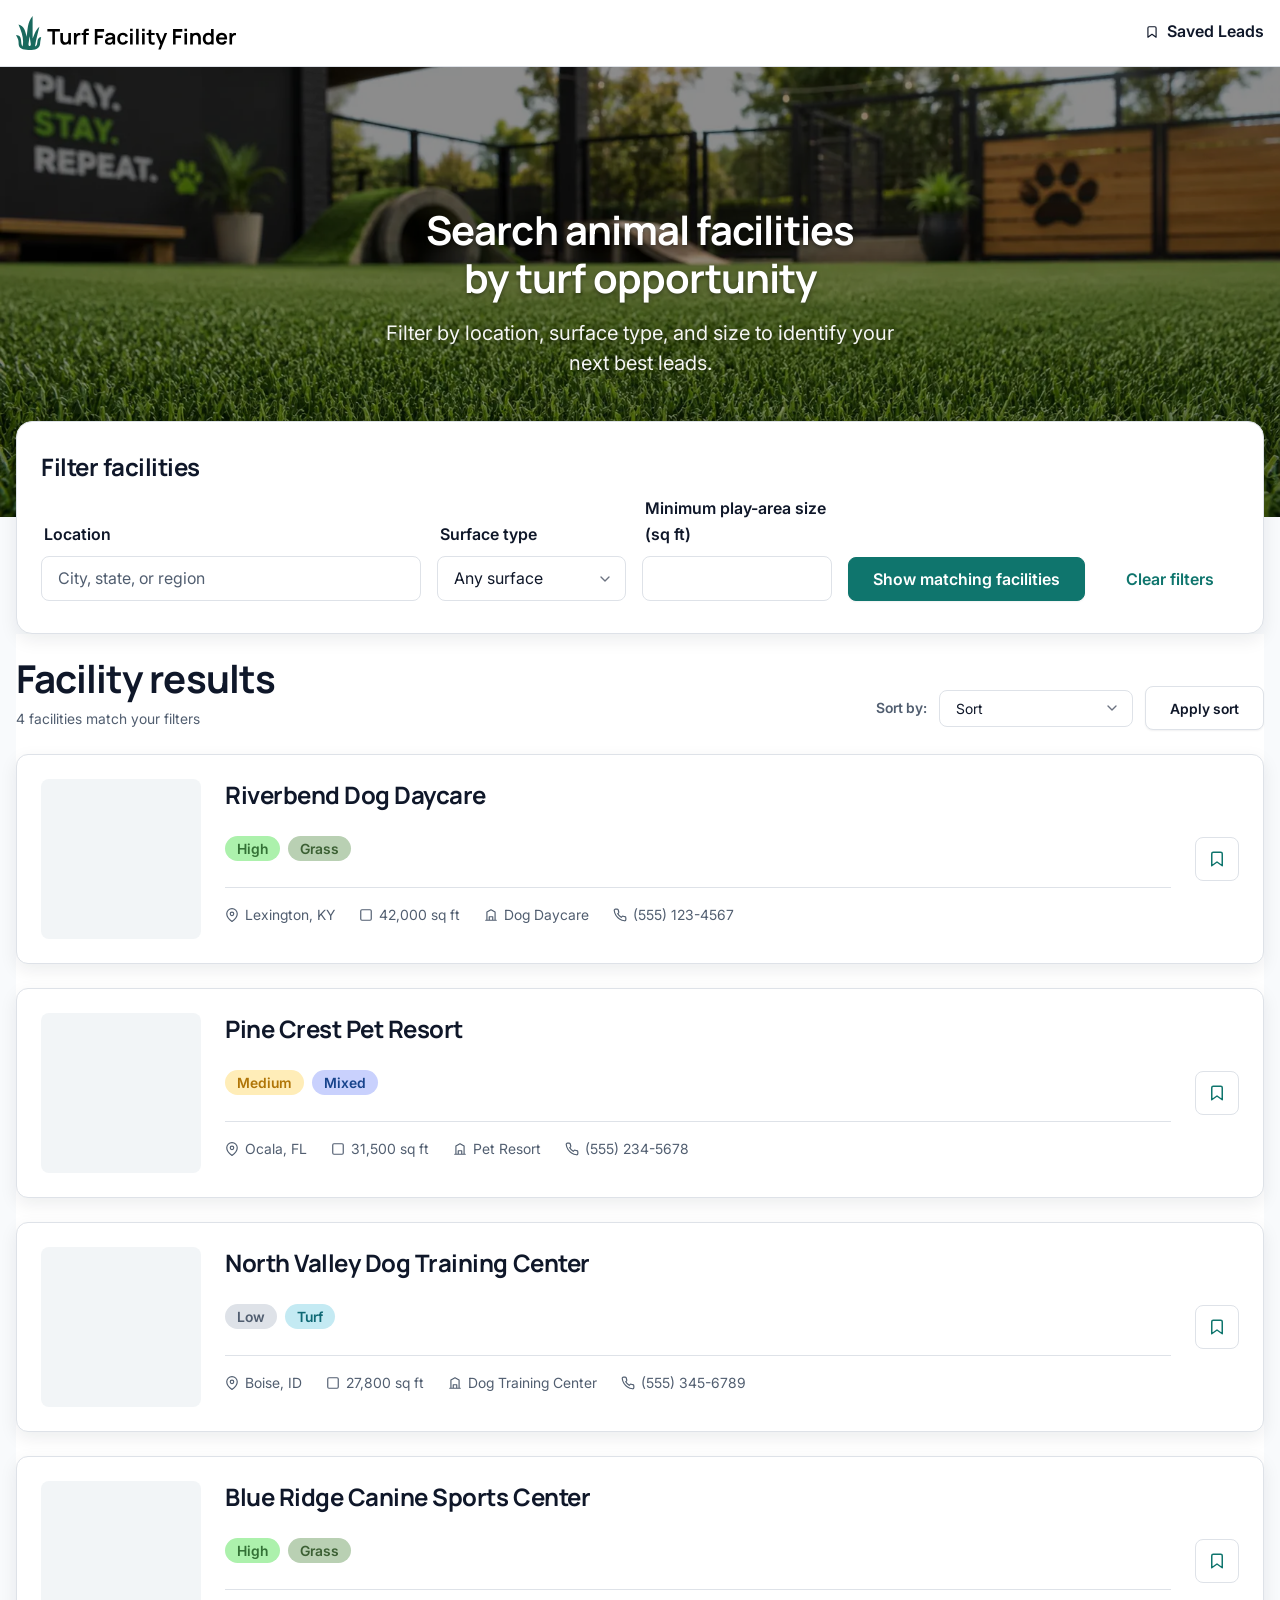
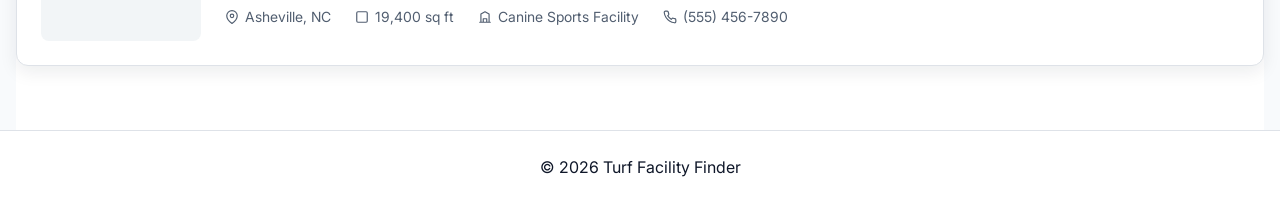
<file: index.html>
<!doctype html>
<html lang="en">

<head>
    <meta charset="UTF-8" />
    <meta name="viewport" content="width=device-width, viewport-fit=cover, initial-scale=1.0" />
    <title>Turf Facility Finder</title>
    <meta name="description"
        content="Find animal facilities that may need turf upgrades by location, surface type, and estimated play-area size." />
    <link rel="stylesheet" href="styles.css">
</head>

<body>
    <a href="#main-content" class="skip-link">Skip to main content</a>
    <!-- Header -->
    <header class="site-header">
        <div class="container">
            <div class="site-branding">
                <a href="index.html" class="site-logo">
                    <img src="assets/images/turf-facility-finder-logo.svg" alt="Turf Facility Finder" width="220"
                        height="55">
                </a>
            </div>
            <nav class="site-nav" aria-label="Primary">
                <a href="saved-leads.html" class="saved-leads-link">
                    <svg aria-hidden="true" width="18" height="18" viewBox="0 0 24 24" fill="none" stroke="currentColor"
                        stroke-width="2" stroke-linecap="round" stroke-linejoin="round">
                        <path d="M19 21l-7-5-7 5V5a2 2 0 0 1 2-2h10a2 2 0 0 1 2 2z" />
                    </svg>
                    Saved Leads
                </a>
            </nav>
        </div>
    </header>

    <main id="main-content">
        <!-- Hero -->
        <section class="hero pile" aria-labelledby="hero-title">
            <!-- Hero Image -->
            <div class="hero-image-container">
                <img src="assets/images/hero-image-turf-dog-park.webp"
                    alt="Panned horizontal view of an outdoor dog facility with close up of turf grass blades and black metal fence in background with wood accents"
                    width="1600" height="900">
            </div>
            <!-- Hero Content -->
            <div class="hero-content container">
                <h1 id="hero-title">Search animal facilities by turf opportunity
                </h1>
                <p>
                    Filter by location, surface type, and size to identify your next best leads.
                </p>
            </div>

        </section>

        <!-- Filter Form -->

        <section id="filters" class="filters section container" aria-labelledby="filters-title">
            <h2 id="filters-title">Filter facilities</h2>
            <form id="facility-search" action="index.html" method="get">
                <fieldset>
                    <legend class="visually-hidden">Search Filters
                    </legend>

                    <div class="filter-grid">
                        <div class="form-field">
                            <label for="location">Location</label>
                            <input id="location" name="location" type="text" class="input" autocomplete="address-level2"
                                placeholder="City, state, or region" />
                        </div>

                        <div class="form-field">
                            <label for="surface-type">Surface type</label>
                            <select id="surface-type" name="surfaceType">
                                <option value="">Any surface</option>
                                <option value="grass">Grass</option>
                                <option value="synthetic-turf">Turf</option>
                                <option value="mixed">Mixed</option>
                            </select>
                        </div>

                        <div class="form-field">
                            <label for="minimum-play-area">
                                Minimum play-area size (sq ft)
                            </label>
                            <input id="minimum-play-area" name="minPlayAreaSqft" type="number" class="input" min="0"
                                step="1" inputmode="numeric" />
                        </div>

                        <div class="filter-actions-group">
                            <button type="submit" class="btn btn--primary">
                                Show matching facilities
                            </button>
                            <button type="reset" class="btn btn--ghost">
                                Clear filters
                            </button>
                        </div>
                    </div>

                    <!-- Additional filters can be added here:
           Facility type  (dog daycare, training center),
           Lead Potential (low (or already have turf), medium, high),
           Distance/region
           etc. -->

                </fieldset>
            </form>
        </section>

        <!-- Results  -->

        <section id="results" class="results section container" aria-labelledby="results-title">
            <div class="results-header">
                <div class="results-header--intro">
                    <h2 id="results-title" class="results-title visually-hidden">Facility results</h2>
                    <div class="results-count" aria-live="polite">
                        <p class="results-count--compact">
                            <span>4</span> results
                        </p>

                        <p class="results-count--full"><span>4</span> facilities match your filters
                        </p>
                    </div>
                </div>
                <div class="results-header--sort">
                    <label for="sort-by" class="results-sort-label visually-hidden">Sort by:
                    </label>
                    
                    <select id="sort-by" name="sortBy" class="results-sort-select" form="facility-search">
                        <option value="relevant" selected>Sort</option>
                        <option value="play-area-desc">
                            Play-area size (largest)
                        </option>
                        <option value="play-area-asc">
                            Play-area size (smallest)
                        </option>
                        <option value="name-asc">Name (A–Z)</option>
                    </select>

                    <button type="submit" class="btn btn--secondary" form="facility-search">
                        Apply sort
                    </button>

                </div>
            </div>
            <!-- Show message if no facilities match filters -->
            <!-- <p class="results-message">No facilities match your filters</p> -->

            <ul role="list" class="results-list">
                <!-- RESULTS LIST -->

                <!-- CARD 1 -->
                <li class="results-item">
                    <article class="facility-card">

                        <div class="facility-card--leading-visual">
                            <!-- Future: <img src="" alt="" class="facility-card--item-product" /> -->
                        </div>

                        <header class="facility-card--header">
                            <h3 class="facility-card--title">
                                Riverbend Dog Daycare
                            </h3>
                        </header>

                        <button type="button"
                            class="facility-card--save-button btn btn--ghost btn--ghost-bordered btn--icon-only"
                            aria-label="Save Riverbend Dog Daycare to shortlist">
                            <svg aria-hidden="true" width="18" height="18" viewBox="0 0 24 24" fill="none"
                                stroke="currentColor" stroke-width="2" stroke-linecap="round" stroke-linejoin="round">
                                <path d="M19 21l-7-5-7 5V5a2 2 0 0 1 2-2h10a2 2 0 0 1 2 2z" />
                            </svg>
                        </button>

                        <ul class="facility-card--badges" role="list">
                            <li class="badge badge-opportunity-high">
                                <span class="visually-hidden">Opportunity rating: </span>
                                High
                            </li>
                            <li class="badge badge-surface-grass">
                                <span class="visually-hidden">Surface type: </span>
                                Grass
                            </li>
                        </ul>

                        <dl class="facility-card--info-container">
                            <div class="facility-card--info-item">
                                <dt class="visually-hidden">Location</dt>
                                <dd>
                                    <svg aria-hidden="true" width="14" height="14" viewBox="0 0 24 24" fill="none"
                                        stroke="currentColor" stroke-width="2" stroke-linecap="round"
                                        stroke-linejoin="round">
                                        <path d="M21 10c0 7-9 13-9 13s-9-6-9-13a9 9 0 0 1 18 0z" />
                                        <circle cx="12" cy="10" r="3" />
                                    </svg>
                                    Lexington, KY
                                </dd>
                            </div>
                            <div class="facility-card--info-item">
                                <dt class="visually-hidden">Estimated play-area size</dt>
                                <dd>
                                    <svg aria-hidden="true" width="14" height="14" viewBox="0 0 24 24" fill="none"
                                        stroke="currentColor" stroke-width="2" stroke-linecap="round"
                                        stroke-linejoin="round">
                                        <rect x="3" y="3" width="18" height="18" rx="2" />
                                    </svg>
                                    42,000 sq ft
                                </dd>
                            </div>
                            <div class="facility-card--info-item facility-card--info-item--desktop">
                                <dt class="visually-hidden">Facility Type</dt>
                                <dd>
                                    <svg aria-hidden="true" width="14" height="14" viewBox="0 0 24 24" fill="none"
                                        stroke="currentColor" stroke-width="2" stroke-linecap="round"
                                        stroke-linejoin="round">
                                        <path d="M3 21h18M5 21V7l7-4 7 4v14M9 21v-6h6v6" />
                                    </svg>
                                    Dog Daycare
                                </dd>
                            </div>
                            <div class="facility-card--info-item facility-card--info-item--desktop">
                                <dt class="visually-hidden">Contact</dt>
                                <dd>
                                    <svg aria-hidden="true" width="14" height="14" viewBox="0 0 24 24" fill="none"
                                        stroke="currentColor" stroke-width="2" stroke-linecap="round"
                                        stroke-linejoin="round">
                                        <path
                                            d="M22 16.92v3a2 2 0 0 1-2.18 2 19.79 19.79 0 0 1-8.63-3.07 19.5 19.5 0 0 1-6-6 19.79 19.79 0 0 1-3.07-8.67A2 2 0 0 1 4.11 2h3a2 2 0 0 1 2 1.72c.127.96.361 1.903.7 2.81a2 2 0 0 1-.45 2.11L8.09 9.91a16 16 0 0 0 6 6l1.27-1.27a2 2 0 0 1 2.11-.45c.907.339 1.85.573 2.81.7A2 2 0 0 1 22 16.92z" />
                                    </svg>
                                    (555) 123-4567
                                </dd>
                            </div>
                        </dl>

                    </article>
                </li>

                <!-- CARD 2 -->
                <li class="results-item">
                    <article class="facility-card">

                        <div class="facility-card--leading-visual">
                            <!-- Future: <img src="" alt="" class="facility-card--item-product" /> -->
                        </div>

                        <header class="facility-card--header">
                            <h3 class="facility-card--title">
                                Pine Crest Pet Resort
                            </h3>
                        </header>

                        <button type="button"
                            class="facility-card--save-button btn btn--ghost btn--ghost-bordered btn--icon-only"
                            aria-label="Save Pine Crest Pet Resort to shortlist">
                            <svg aria-hidden="true" width="18" height="18" viewBox="0 0 24 24" fill="none"
                                stroke="currentColor" stroke-width="2" stroke-linecap="round" stroke-linejoin="round">
                                <path d="M19 21l-7-5-7 5V5a2 2 0 0 1 2-2h10a2 2 0 0 1 2 2z" />
                            </svg>
                        </button>

                        <ul class="facility-card--badges" role="list">
                            <li class="badge badge-opportunity-medium">
                                <span class="visually-hidden">Opportunity rating: </span>
                                Medium
                            </li>

                            <li class="badge badge-surface-mixed">
                                <span class="visually-hidden">Surface type: </span>
                                Mixed
                            </li>
                        </ul>

                        <dl class="facility-card--info-container">
                            <div class="facility-card--info-item">
                                <dt class="visually-hidden">Location</dt>
                                <dd>
                                    <svg aria-hidden="true" width="14" height="14" viewBox="0 0 24 24" fill="none"
                                        stroke="currentColor" stroke-width="2" stroke-linecap="round"
                                        stroke-linejoin="round">
                                        <path d="M21 10c0 7-9 13-9 13s-9-6-9-13a9 9 0 0 1 18 0z" />
                                        <circle cx="12" cy="10" r="3" />
                                    </svg>
                                    Ocala, FL
                                </dd>
                            </div>
                            <div class="facility-card--info-item">
                                <dt class="visually-hidden">Estimated play-area size</dt>
                                <dd>
                                    <svg aria-hidden="true" width="14" height="14" viewBox="0 0 24 24" fill="none"
                                        stroke="currentColor" stroke-width="2" stroke-linecap="round"
                                        stroke-linejoin="round">
                                        <rect x="3" y="3" width="18" height="18" rx="2" />
                                    </svg>
                                    31,500 sq ft
                                </dd>
                            </div>
                            <div class="facility-card--info-item facility-card--info-item--desktop">
                                <dt class="visually-hidden">Facility Type</dt>
                                <dd>
                                    <svg aria-hidden="true" width="14" height="14" viewBox="0 0 24 24" fill="none"
                                        stroke="currentColor" stroke-width="2" stroke-linecap="round"
                                        stroke-linejoin="round">
                                        <path d="M3 21h18M5 21V7l7-4 7 4v14M9 21v-6h6v6" />
                                    </svg>
                                    Pet Resort
                                </dd>
                            </div>
                            <div class="facility-card--info-item facility-card--info-item--desktop">
                                <dt class="visually-hidden">Contact</dt>
                                <dd>
                                    <svg aria-hidden="true" width="14" height="14" viewBox="0 0 24 24" fill="none"
                                        stroke="currentColor" stroke-width="2" stroke-linecap="round"
                                        stroke-linejoin="round">
                                        <path
                                            d="M22 16.92v3a2 2 0 0 1-2.18 2 19.79 19.79 0 0 1-8.63-3.07 19.5 19.5 0 0 1-6-6 19.79 19.79 0 0 1-3.07-8.67A2 2 0 0 1 4.11 2h3a2 2 0 0 1 2 1.72c.127.96.361 1.903.7 2.81a2 2 0 0 1-.45 2.11L8.09 9.91a16 16 0 0 0 6 6l1.27-1.27a2 2 0 0 1 2.11-.45c.907.339 1.85.573 2.81.7A2 2 0 0 1 22 16.92z" />
                                    </svg>
                                    (555) 234-5678
                                </dd>
                            </div>
                        </dl>

                    </article>
                </li>

                <!-- CARD 3 -->
                <li class="results-item">
                    <article class="facility-card">

                        <div class="facility-card--leading-visual">
                            <!-- Future: <img src="" alt="" class="facility-card--item-product" /> -->
                        </div>

                        <header class="facility-card--header">
                            <h3 class="facility-card--title">
                                North Valley Dog Training Center
                            </h3>
                        </header>

                        <button type="button"
                            class="facility-card--save-button btn btn--ghost btn--ghost-bordered btn--icon-only"
                            aria-label="Save North Valley Dog Training Center to shortlist">
                            <svg aria-hidden="true" width="18" height="18" viewBox="0 0 24 24" fill="none"
                                stroke="currentColor" stroke-width="2" stroke-linecap="round" stroke-linejoin="round">
                                <path d="M19 21l-7-5-7 5V5a2 2 0 0 1 2-2h10a2 2 0 0 1 2 2z" />
                            </svg>
                        </button>

                        <ul class="facility-card--badges" role="list">
                            <li class="badge badge-opportunity-low"><span class="visually-hidden">Opportunity rating:
                                </span>Low</li>
                            <li class="badge badge-surface-turf"><span class="visually-hidden">Surface type: </span>Turf
                            </li>
                        </ul>

                        <dl class="facility-card--info-container">
                            <div class="facility-card--info-item">
                                <dt class="visually-hidden">Location</dt>
                                <dd>
                                    <svg aria-hidden="true" width="14" height="14" viewBox="0 0 24 24" fill="none"
                                        stroke="currentColor" stroke-width="2" stroke-linecap="round"
                                        stroke-linejoin="round">
                                        <path d="M21 10c0 7-9 13-9 13s-9-6-9-13a9 9 0 0 1 18 0z" />
                                        <circle cx="12" cy="10" r="3" />
                                    </svg>
                                    Boise, ID
                                </dd>
                            </div>
                            <div class="facility-card--info-item">
                                <dt class="visually-hidden">Estimated play-area size</dt>
                                <dd>
                                    <svg aria-hidden="true" width="14" height="14" viewBox="0 0 24 24" fill="none"
                                        stroke="currentColor" stroke-width="2" stroke-linecap="round"
                                        stroke-linejoin="round">
                                        <rect x="3" y="3" width="18" height="18" rx="2" />
                                    </svg>
                                    27,800 sq ft
                                </dd>
                            </div>
                            <div class="facility-card--info-item facility-card--info-item--desktop">
                                <dt class="visually-hidden">Facility Type</dt>
                                <dd>
                                    <svg aria-hidden="true" width="14" height="14" viewBox="0 0 24 24" fill="none"
                                        stroke="currentColor" stroke-width="2" stroke-linecap="round"
                                        stroke-linejoin="round">
                                        <path d="M3 21h18M5 21V7l7-4 7 4v14M9 21v-6h6v6" />
                                    </svg>
                                    Dog Training Center
                                </dd>
                            </div>
                            <div class="facility-card--info-item facility-card--info-item--desktop">
                                <dt class="visually-hidden">Contact</dt>
                                <dd>
                                    <svg aria-hidden="true" width="14" height="14" viewBox="0 0 24 24" fill="none"
                                        stroke="currentColor" stroke-width="2" stroke-linecap="round"
                                        stroke-linejoin="round">
                                        <path
                                            d="M22 16.92v3a2 2 0 0 1-2.18 2 19.79 19.79 0 0 1-8.63-3.07 19.5 19.5 0 0 1-6-6 19.79 19.79 0 0 1-3.07-8.67A2 2 0 0 1 4.11 2h3a2 2 0 0 1 2 1.72c.127.96.361 1.903.7 2.81a2 2 0 0 1-.45 2.11L8.09 9.91a16 16 0 0 0 6 6l1.27-1.27a2 2 0 0 1 2.11-.45c.907.339 1.85.573 2.81.7A2 2 0 0 1 22 16.92z" />
                                    </svg>
                                    (555) 345-6789
                                </dd>
                            </div>
                        </dl>

                    </article>
                </li>

                <!-- CARD 4 -->
                <li class="results-item">
                    <article class="facility-card">

                        <div class="facility-card--leading-visual">
                            <!-- Future: <img src="" alt="" class="facility-card--item-product" /> -->
                        </div>

                        <header class="facility-card--header">
                            <h3 class="facility-card--title">
                                Blue Ridge Canine Sports Center
                            </h3>
                        </header>

                        <button type="button"
                            class="facility-card--save-button btn btn--ghost btn--ghost-bordered btn--icon-only"
                            aria-label="Save Blue Ridge Canine Sports Center to shortlist">
                            <svg aria-hidden="true" width="18" height="18" viewBox="0 0 24 24" fill="none"
                                stroke="currentColor" stroke-width="2" stroke-linecap="round" stroke-linejoin="round">
                                <path d="M19 21l-7-5-7 5V5a2 2 0 0 1 2-2h10a2 2 0 0 1 2 2z" />
                            </svg>
                        </button>

                        <ul class="facility-card--badges" role="list">
                            <li class="badge badge-opportunity-high"><span class="visually-hidden">Opportunity rating:
                                </span>High</li>
                            <li class="badge badge-surface-grass"><span class="visually-hidden">Surface type:
                                </span>Grass</li>
                        </ul>

                        <dl class="facility-card--info-container">
                            <div class="facility-card--info-item">
                                <dt class="visually-hidden">Location</dt>
                                <dd>
                                    <svg aria-hidden="true" width="14" height="14" viewBox="0 0 24 24" fill="none"
                                        stroke="currentColor" stroke-width="2" stroke-linecap="round"
                                        stroke-linejoin="round">
                                        <path d="M21 10c0 7-9 13-9 13s-9-6-9-13a9 9 0 0 1 18 0z" />
                                        <circle cx="12" cy="10" r="3" />
                                    </svg>
                                    Asheville, NC
                                </dd>
                            </div>
                            <div class="facility-card--info-item">
                                <dt class="visually-hidden">Estimated play-area size</dt>
                                <dd>
                                    <svg aria-hidden="true" width="14" height="14" viewBox="0 0 24 24" fill="none"
                                        stroke="currentColor" stroke-width="2" stroke-linecap="round"
                                        stroke-linejoin="round">
                                        <rect x="3" y="3" width="18" height="18" rx="2" />
                                    </svg>
                                    19,400 sq ft
                                </dd>
                            </div>
                            <div class="facility-card--info-item facility-card--info-item--desktop">
                                <dt class="visually-hidden">Facility Type</dt>
                                <dd>
                                    <svg aria-hidden="true" width="14" height="14" viewBox="0 0 24 24" fill="none"
                                        stroke="currentColor" stroke-width="2" stroke-linecap="round"
                                        stroke-linejoin="round">
                                        <path d="M3 21h18M5 21V7l7-4 7 4v14M9 21v-6h6v6" />
                                    </svg>
                                    Canine Sports Facility
                                </dd>
                            </div>
                            <div class="facility-card--info-item facility-card--info-item--desktop">
                                <dt class="visually-hidden">Contact</dt>
                                <dd>
                                    <svg aria-hidden="true" width="14" height="14" viewBox="0 0 24 24" fill="none"
                                        stroke="currentColor" stroke-width="2" stroke-linecap="round"
                                        stroke-linejoin="round">
                                        <path
                                            d="M22 16.92v3a2 2 0 0 1-2.18 2 19.79 19.79 0 0 1-8.63-3.07 19.5 19.5 0 0 1-6-6 19.79 19.79 0 0 1-3.07-8.67A2 2 0 0 1 4.11 2h3a2 2 0 0 1 2 1.72c.127.96.361 1.903.7 2.81a2 2 0 0 1-.45 2.11L8.09 9.91a16 16 0 0 0 6 6l1.27-1.27a2 2 0 0 1 2.11-.45c.907.339 1.85.573 2.81.7A2 2 0 0 1 22 16.92z" />
                                    </svg>
                                    (555) 456-7890
                                </dd>
                            </div>
                        </dl>

                    </article>
                </li>
            </ul>

            <!-- Add server-rendered pagination when the result count exceeds one page. -->
            <!-- <nav class="pagination" aria-label="Pagination">
                <p class="pagination-summary">Showing <span class="pagination-range">1 to 4</span> of <span
                        class="pagination-total">4</span> results
                </p>
                <ul class="pagination-list" role="list">
                    <li>
                        <a href="#" class="pagination-link pagination-link--prev" aria-disabled="true"
                            tabindex="-1">Previous</a>
                    </li>
                    <li>
                        <a href="#" class="pagination-link pagination-link--current" aria-current="page"
                            aria-label="Page 1, current page">1</a>
                    </li>
                    <li>
                        <a href="#" class="pagination-link" aria-label="Page 2">2</a>
                    </li>
                    <li>
                        <a href="#" class="pagination-link" aria-label="Page 3">3</a>
                    </li>
                    <li>
                        <span class="pagination-ellipsis" aria-hidden="true">…</span>
                    </li>
                    <li>
                        <a href="#" class="pagination-link pagination-link--next">Next</a>
                    </li>
                </ul>
            </nav> -->
        </section>

        <!-- End of Results -->

    </main>

    <!-- Footer -->
    <footer class="site-footer">
        <p>&copy; 2026 Turf Facility Finder</p>
    </footer>
</body>

</html>
</file>
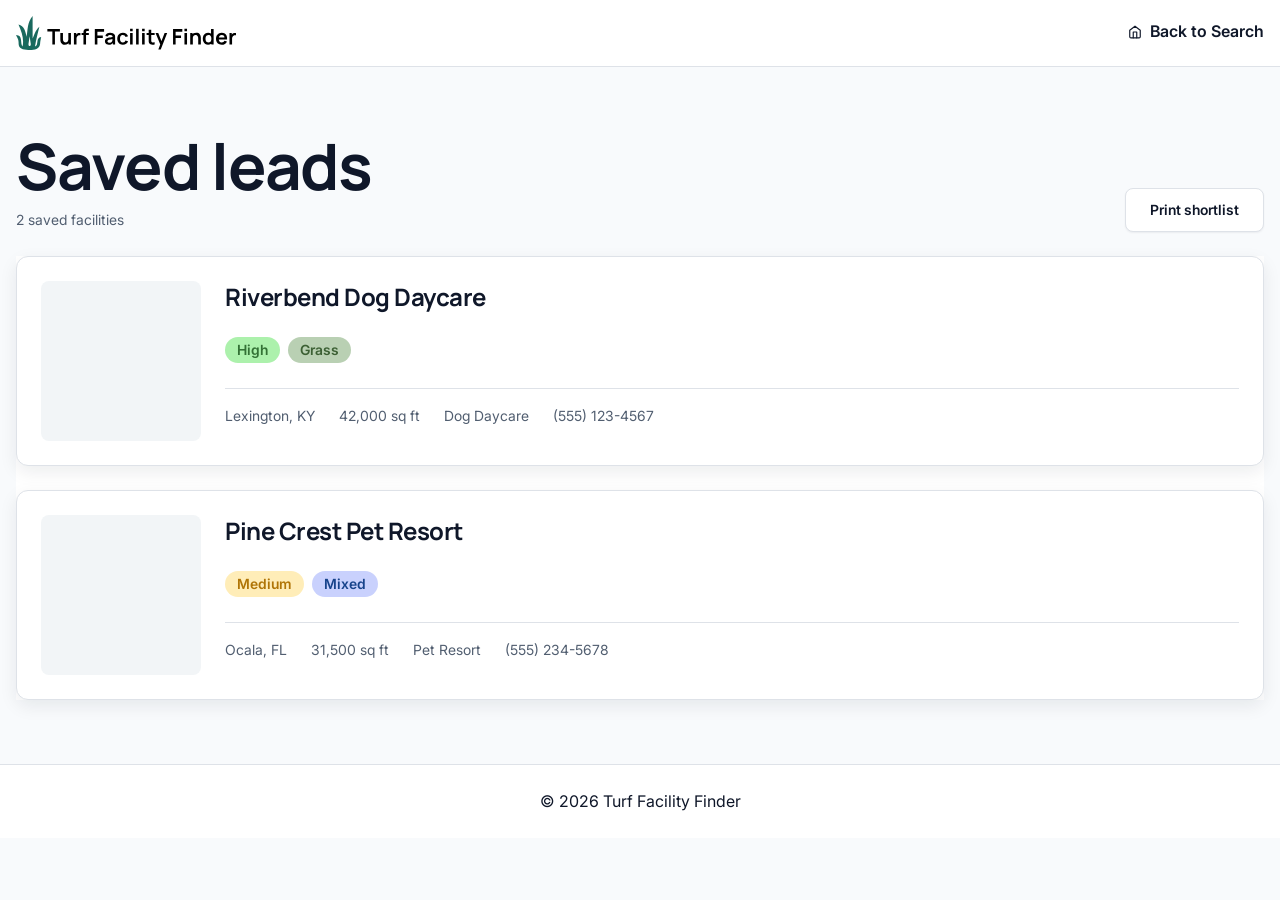
<file: saved-leads.html>
<!doctype html>
<html lang="en">

<head>
    <meta charset="UTF-8" />
    <meta name="viewport" content="width=device-width, viewport-fit=cover, initial-scale=1.0" />
    <title>Saved Leads — Turf Facility Finder</title>
    <meta name="description" content="Review and print your saved facility leads." />
    <link rel="stylesheet" href="styles.css">
</head>

<body>
    <a href="#main-content" class="skip-link">Skip to main content</a>

    <header class="site-header">
        <div class="container">
            <div class="site-branding">
                <a href="index.html" class="site-logo">
                    <img src="assets/images/turf-facility-finder-logo.svg" alt="Turf Facility Finder" width="220"
                        height="55">
                </a>
            </div>
            <nav class="site-nav" aria-label="Primary">
                <a href="index.html" class="saved-leads-link">
                    <svg aria-hidden="true" width="18" height="18" viewBox="0 0 24 24" fill="none" stroke="currentColor"
                        stroke-width="2" stroke-linecap="round" stroke-linejoin="round">
                        <path d="M3 9l9-7 9 7v11a2 2 0 0 1-2 2H5a2 2 0 0 1-2-2z" />
                        <polyline points="9 22 9 12 15 12 15 22" />
                    </svg>
                    Back to Search
                </a>
            </nav>
        </div>
    </header>

    <main id="main-content">
        <section class="saved-leads section container" aria-labelledby="saved-leads-title">
            <div class="saved-leads-header">
                <div class="saved-leads-header__intro">
                    <h1 id="saved-leads-title">Saved leads</h1>
                    <p class="saved-leads-summary" aria-live="polite">2 saved facilities</p>
                </div>
                <button type="button" class="btn btn--secondary" onclick="window.print()">
                    Print shortlist
                </button>
            </div>

            <ul role="list" class="results-list saved-leads-list">
                <li class="results-item">
                    <article class="facility-card">
                        <div class="facility-card--leading-visual">
                            <!-- Future: <img src="" alt="" class="facility-card--item-product" /> -->
                        </div>
                        <header class="facility-card--header">
                            <h2 class="facility-card--title">Riverbend Dog Daycare</h2>
                        </header>
                        <ul class="facility-card--badges" role="list">
                            <li class="badge badge-opportunity-high"><span class="visually-hidden">Opportunity rating:
                                </span>High</li>
                            <li class="badge badge-surface-grass"><span class="visually-hidden">Surface type:
                                </span>Grass</li>
                        </ul>
                        <dl class="facility-card--info-container">
                            <div class="facility-card--info-item">
                                <dt class="visually-hidden">Location</dt>
                                <dd>Lexington, KY</dd>
                            </div>
                            <div class="facility-card--info-item">
                                <dt class="visually-hidden">Estimated play-area size</dt>
                                <dd>42,000 sq ft</dd>
                            </div>
                            <div class="facility-card--info-item facility-card--info-item--desktop">
                                <dt class="visually-hidden">Facility Type</dt>
                                <dd>Dog Daycare</dd>
                            </div>
                            <div class="facility-card--info-item facility-card--info-item--desktop">
                                <dt class="visually-hidden">Contact</dt>
                                <dd>(555) 123-4567</dd>
                            </div>
                        </dl>
                    </article>
                </li>

                <li class="results-item">
                    <article class="facility-card">
                        <div class="facility-card--leading-visual">
                            <!-- Future: <img src="" alt="" class="facility-card--item-product" /> -->
                        </div>
                        <header class="facility-card--header">
                            <h2 class="facility-card--title">Pine Crest Pet Resort</h2>
                        </header>
                        <ul class="facility-card--badges" role="list">
                            <li class="badge badge-opportunity-medium"><span class="visually-hidden">Opportunity rating:
                                </span>Medium</li>
                            <li class="badge badge-surface-mixed"><span class="visually-hidden">Surface type:
                                </span>Mixed</li>
                        </ul>
                        <dl class="facility-card--info-container">
                            <div class="facility-card--info-item">
                                <dt class="visually-hidden">Location</dt>
                                <dd>Ocala, FL</dd>
                            </div>
                            <div class="facility-card--info-item">
                                <dt class="visually-hidden">Estimated play-area size</dt>
                                <dd>31,500 sq ft</dd>
                            </div>
                            <div class="facility-card--info-item facility-card--info-item--desktop">
                                <dt class="visually-hidden">Facility Type</dt>
                                <dd>Pet Resort</dd>
                            </div>
                            <div class="facility-card--info-item facility-card--info-item--desktop">
                                <dt class="visually-hidden">Contact</dt>
                                <dd>(555) 234-5678</dd>
                            </div>
                        </dl>
                    </article>
                </li>
            </ul>
        </section>
    </main>

    <footer class="site-footer">
        <p>&copy; 2026 Turf Facility Finder</p>
    </footer>
</body>

</html>
</file>
<file: styles.css>
/* Layer order (low → high cascade weight):
   reset → base tokens & element defaults → layout primitives → UI components → utilities
*/
@layer reset, base, layout, components, utilities;

/* ==================================================
   RESET
================================================== */
@layer reset {
	*,
	*::before,
	*::after {
		box-sizing: border-box;
	}

	/* in mobile landscape mode, it won't change text size
    https://kilianvalkhof.com/2022/css-html/your-css-reset-needs-text-size-adjust-probably/ */
	html {
		/* text-size-adjust: 100%;
    -webkit-text-size-adjust: 100%; */
		-moz-text-size-adjust: none;
		-webkit-text-size-adjust: none;
		text-size-adjust: none;
	}

	body,
	h1,
	h2,
	h3,
	p,
	ul,
	ol,
	dl,
	dd {
		margin: 0;
	}

	/*if a line of text shifts words to another line, this will balance the amount of words- progressive enhancement*/
	h1,
	h2,
	h3,
	h4 {
		text-wrap: balance;
	}

	p,
	li {
		text-wrap: pretty;
	}

	/* Instead of ol and li, this is a modern approach to not read to screen readers the list
    https://www.scottohara.me/blog/2019/01/12/lists-and-safari.html */
	[role="list"] {
		list-style: none;
		margin: 0;
		padding: 0;
	}

	img,
	picture,
	svg {
		display: block;
		max-inline-size: 100%;
		height: auto;
	}

	video,
	iframe {
		max-inline-size: 100%;
		block-size: auto;
	}

	input,
	button,
	textarea,
	select {
		font: inherit;
	}

	body {
		min-height: 100dvh;
		line-height: 1.5;
		overflow-wrap: break-word;
	}

	:focus-visible {
		outline: 2px solid var(--clr-brand-500);
		outline-offset: 2px;
	}

	@media (prefers-reduced-motion: reduce) {
		*,
		*::before,
		*::after {
			animation-duration: 0.01ms !important;
			animation-iteration-count: 1 !important;
			transition-duration: 0.01ms !important;
			scroll-behavior: auto !important;
		}
	}
}

/* ==================================================
   BASE
================================================== */
@layer base {
	/* base/global styles */
	/* Fonts */
	@font-face {
		font-family: "Inter";
		src: url("assets/fonts/Inter-Regular-400.woff2") format("woff2");
		font-weight: 400;
		font-style: normal;
		font-display: swap;
	}

	@font-face {
		font-family: "Inter";
		src: url("assets/fonts/Inter-SemiBold-500.woff2") format("woff2");
		font-weight: 500;
		font-style: normal;
		font-display: swap;
	}

	@font-face {
		font-family: "Manrope";
		src: url("assets/fonts/Manrope-Regular-400.woff2") format("woff2");
		font-weight: 400;
		font-style: normal;
		font-display: swap;
	}

	@font-face {
		font-family: "Manrope";
		src: url("assets/fonts/Manrope-SemiBold-500.woff2") format("woff2");
		font-weight: 500;
		font-style: normal;
		font-display: swap;
	}

	@font-face {
		font-family: "Manrope";
		src: url("assets/fonts/Manrope-Bold-700.woff2") format("woff2");
		font-weight: 700;
		font-style: normal;
		font-display: swap;
	}

	:root {
		/* Safe area support spacing- to avoid notches/dynamic island/camera notches */
		--safe-top: env(safe-area-inset-top, 0px);
		--safe-right: env(safe-area-inset-right, 0px);
		--safe-bottom: env(safe-area-inset-bottom, 0px);
		--safe-left: env(safe-area-inset-left, 0px);

		/* 
       CORE PALETTE
       Based on Turf Facility Finder mockup
       Dark shades have higher values and light shades have lower values.
     */

		--clr-white: hsl(0 0% 100%);

		/* Primary Brand (teal) */
		--clr-brand-500: hsl(175, 77%, 26%);
		--clr-brand-600: hsl(175, 60%, 15%);

		/* Badges */
		/* priority */
		--clr-green-200: hsl(120, 72%, 81%);
		--clr-green-600: hsl(122 38% 32%);

		--clr-yellow-100: hsl(45 100% 86%);
		--clr-yellow-600: hsl(39, 92%, 36%);

		--clr-teal-100: hsl(191, 66%, 86%);
		--clr-teal-700: hsl(187, 77%, 26%);

		/* surface */
		--clr-green-100: hsl(108, 24%, 76%);
		--clr-green-700: hsl(109, 30%, 29%);

		--clr-blue-100: hsl(231, 93%, 89%);
		--clr-blue-600: hsl(217, 71%, 32%);

		/* --clr-gray-200: hsl(216, 18%, 89%);
		--clr-gray-500: hsl(215 16% 38%); */

		/* Neutral Scale */
		--clr-gray-50: hsl(210 40% 98%);
		--clr-gray-100: hsl(210 24% 96%);
		--clr-gray-200: hsl(216, 18%, 89%);
		--clr-gray-500: hsl(215 16% 38%);
		--clr-gray-900: hsl(222 47% 11%);

		/* Typography */

		--ff-heading: "Manrope", system-ui, sans-serif;
		--ff-body: "Inter", system-ui, sans-serif;

		/* Font Sizes */
		/*smaller font sizes are smaller numbers (ex: --fs-300: 0.875rem). larger font sizes are higher numbers (ex: --fs-900: 3.75rem). ALso changed figma design from px to rem units for accessibility/ user preferences when they have changed screen sizing. If keeping px, it might override user preferences */
		--fs-300: 0.875rem;
		--fs-400: 1rem;
		--fs-500: 1.125rem;
		--fs-600: 1.25rem;
		--fs-700: 1.5rem;
		--fs-800: 2rem;
		--fs-900: 3.5rem;
		--fs-1000: 3.5rem;

		@media (width >= 48rem) {
			--fs-300: 0.875rem;
			--fs-400: 1rem;
			--fs-500: 1.25rem;
			--fs-600: 1.5rem;
			--fs-700: 2rem;
			--fs-800: 3rem;
			--fs-900: 5rem;
			--fs-1000: 7.5rem;
		}
	}

	:root {
		/* SEMANTIC TOKENS- description by purpose */
		--text-main: var(--clr-gray-900);
		--text-muted: var(--clr-gray-500);
		--text-high-contrast: var(--clr-white);
		--text-brand: var(--clr-brand-500);

		--background-main: var(--clr-gray-50);
		--background-surface: var(--clr-white);
		--background-accent-main: var(--clr-brand-500);
		--background-accent-dark: var(--clr-brand-600);

		--font-size-heading-sm: var(--fs-700);
		--font-size-heading-regular: var(--fs-800);
		--font-size-heading-lg: var(--fs-900);

		--font-size-sm: var(--fs-300);
		--font-size-regular: var(--fs-400);
		--font-size-md: var(--fs-500);
		--font-size-lg: var(--fs-600);

		--border-color: var(--clr-gray-200);

		--radius-sm: 0.5rem;
		--radius-md: 0.75rem;
		--radius-lg: 1rem;

		--shadow-sm: 0 1px 2px hsl(222 47% 11% / 0.06);
		--shadow-md: 0 6px 18px hsl(222 47% 11% / 0.08);
		--shadow-lg: 0 12px 30px hsl(222 47% 11% / 0.12);

		/* BADGES */
		/* Priority */

		--badge-priority-high-bg: var(--clr-green-200);
		--badge-priority-high-text: var(--clr-green-600);

		--badge-priority-medium-bg: var(--clr-yellow-100);
		--badge-priority-medium-text: var(--clr-yellow-600);

		--badge-priority-low-bg: var(--clr-gray-200);
		--badge-priority-low-text: var(--clr-gray-500);

		/* Surface */

		--badge-surface-grass-bg: var(--clr-green-100);
		--badge-surface-grass-text: var(--clr-green-700);

		--badge-surface-turf-bg: var(--clr-teal-100);
		--badge-surface-turf-text: var(--clr-teal-700);

		--badge-surface-mixed-bg: var(--clr-blue-100);
		--badge-surface-mixed-text: var(--clr-blue-600);

		/* Spacing */
		--space-1: 0.5rem;
		--space-2: 0.75rem;
		--space-3: 1rem;
		--space-4: 1.5rem;
		--space-5: 2rem;
		--space-6: 3rem;

		/* font flow spacing */
		--prose-flow: 1em;

		/* Width */
		--wrapper-max: 90rem;
		@media (width >= 64rem) {
			.container,
			.wrapper {
				width: min(100% - 3rem, var(--wrapper-max));
			}
		}
	}
}

@layer base {
	/* custom properties for base styles */
	body {
		font-family: var(--ff-body);
		font-size: var(--font-size-regular);
		line-height: 1.6;
		color: var(--text-main);
		background-color: var(--background-main);
	}

	h1,
	h2,
	h3 {
		font-family: var(--ff-heading);
		font-weight: 700;
		letter-spacing: -0.02em;
		line-height: 1.1;
		text-wrap: balance;
	}

	h1 {
		font-size: clamp(
			var(--font-size-heading-regular),
			5vw,
			var(--font-size-heading-lg)
		);
	}

	h2 {
		font-size: clamp(
			var(--font-size-heading-sm),
			3vw,
			var(--font-size-heading-regular)
		);
	}

	h3 {
		font-size: var(--font-size-md);
	}

	p,
	label,
	input,
	select,
	button,
	dd,
	li {
		color: var(--text-main);
		font-size: var(--font-size-regular);
		text-wrap: pretty;
	}

	small {
		font-size: var(--font-size-sm);
		color: var(--text-muted);
	}

	dt,
	.results-count {
		color: var(--text-muted);
		font-size: var(--font-size-sm);
	}

	.results-count {
		margin: 0;
	}

	a {
		color: inherit;
		text-decoration: none;
	}

	/* ----- Forms (page-level; not named UI components) ----- */

	.input,
	.filters select,
	.results-sort-select {
		width: 100%;
		max-inline-size: 28rem;
		padding-block: 0.625rem;
		padding-inline: var(--space-3);
		border: 1px solid var(--border-color);
		border-radius: var(--radius-sm);
		background-color: var(--background-surface);
		color: var(--text-main);
		line-height: 1.4;
		transition:
			border-color 0.15s ease,
			box-shadow 0.15s ease;
	}

	.input::placeholder {
		color: var(--text-muted);
	}

	.input:hover:not(:disabled):not(:read-only),
	.filters select:hover:not(:disabled),
	.results-sort-select:hover:not(:disabled) {
		border-color: var(--clr-gray-500);
	}

	.input:focus-visible,
	.filters select:focus-visible,
	.results-sort-select:focus-visible {
		outline: none;
		border-color: var(--clr-brand-500);
		box-shadow: 0 0 0 3px hsl(175 77% 26% / 0.2);
	}

	.filters select,
	.results-sort-select {
		appearance: none;
		background-image: url("data:image/svg+xml,%3Csvg xmlns='http://www.w3.org/2000/svg' width='16' height='16' viewBox='0 0 24 24' fill='none' stroke='%236b7280' stroke-width='2' stroke-linecap='round' stroke-linejoin='round'%3E%3Cpath d='M6 9l6 6 6-6'/%3E%3C/svg%3E");
		background-repeat: no-repeat;
		background-position: right var(--space-2) center;
		padding-inline-end: var(--space-5);
	}

	.filters label {
		display: inline-block;
		font-size: var(--font-size-regular);
		font-weight: 600;
		margin-block-end: 0.3rem;
		padding-inline-start: 0.2rem;
	}

	.filters fieldset {
		border: none;
		margin: 0;
		padding: 0;
	}
}

/* ==================================================
   LAYOUT
================================================== */

@layer layout {
	/* ----- Width / rhythm ----- */

	.container,
	.wrapper {
		width: min(100% - 2rem, var(--wrapper-max));
		margin-inline: auto;
	}

	.section {
		/* padding-block: var(--space-5); */
		padding-block: clamp(2rem, 6vw, 4rem);
	}

	.results-list {
		display: grid;
		gap: 0;
		background-color: var(--background-surface);
	}

	.results-item {
		border-block-end: 1px solid var(--border-color);
	}

	.results-item:last-child {
		border-block-end: none;
	}

	@media (width >= 48rem) {
		.results-list {
			gap: var(--space-4);
		}

		.results-item {
			border-block-end: none;
		}
	}

	.results-header {
		display: flex;
		flex-wrap: wrap;
		align-items: center;
		justify-content: space-between;
		gap: var(--space-3);
		margin-block-end: var(--space-3);
	}

	.results-header--intro {
		display: grid;
		gap: var(--space-1);
	}

	.results-count {
		margin: 0;
	}

	.results-count--compact {
		font-weight: 700;
		color: var(--text-main);
		font-size: var(--font-size-regular);
	}

	.results-count--compact span {
		font-weight: 700;
		color: var(--text-brand);
		font-size: var(--font-size-md);
	}

	.results-count--full {
		display: none;
	}

	.results-header--sort {
		display: flex;
		align-items: center;
		gap: var(--space-2);
	}

	.results-sort-select {
		width: auto;
		min-inline-size: 5.5rem;
		max-inline-size: none;
		font-size: var(--font-size-sm);
		font-weight: 500;
		padding-block: 0.5rem;
		padding-inline: var(--space-3);
	}

	@media (width >= 48rem) {
		.results-header {
			align-items: flex-end;
			margin-block-end: var(--space-4);
		}

		.results-title {
			position: static;
			width: auto;
			height: auto;
			overflow: visible;
			clip: auto;
			clip-path: none;
			white-space: normal;
		}

		.results-count--compact {
			display: none;
		}

		.results-count--full {
			display: inline;
			font-weight: 400;
			color: var(--text-muted);
			font-size: var(--font-size-sm);
		}

		.results-sort-label {
			position: static;
			width: auto;
			height: auto;
			overflow: visible;
			clip: auto;
			clip-path: none;
			white-space: nowrap;
			font-size: var(--font-size-sm);
			font-weight: 500;
			color: var(--text-muted);
			margin: 0;
		}

		.results-sort-select {
			min-inline-size: 10rem;
			font-weight: 400;
			padding-inline: var(--space-3);
		}
	}

	/* .filters {
		margin-block-start: -4rem;
		position: relative;
		z-index: 2;
	} */

	.filter-grid {
		display: grid;
		gap: var(--space-3);
		align-items: end;
	}

	.filter-actions-group {
		display: grid;
		gap: var(--space-3);
	}

	@media (width >= 48rem) {
		.filters fieldset {
			display: block; /* remove 2-row grid */
		}

		.filter-grid {
			grid-template-columns:
				minmax(14rem, 2fr)
				minmax(11rem, 1fr)
				minmax(11rem, 1fr)
				auto;
			align-items: end;
		}

		.filter-actions-group {
			/* justify-content: flex-end; */
			display: flex;
			align-items: center;
			gap: var(--space-3);
			margin-block-start: 0;
		}
	}

	.filter-actions-group .btn--primary {
		min-width: 100%;
	}
	@media (width >= 48rem) {
		.filter-actions-group .btn--primary {
			min-width: auto;
		}
	}
}

/* ==================================================
   COMPONENTS
================================================== */

@layer components {
	/* ----- skip-link ----- */

	.skip-link {
		position: absolute;
		inset-block-start: var(--space-2);
		inset-inline-start: var(--space-2);
		padding: var(--space-2) var(--space-3);
		background: var(--background-accent-main);
		color: var(--text-high-contrast);
		font-weight: 600;
		border-radius: var(--radius-sm);
		transform: translateY(-200%);
		transition: transform 0.2s ease;
	}

	.skip-link:focus-visible {
		transform: translateY(0);
		outline: 2px solid var(--text-high-contrast);
		outline-offset: 2px;
	}

	/* ----- site-header ----- */

	.site-header {
		background-color: var(--background-surface);
		border-block-end: 1px solid var(--border-color);
		padding-block: var(--space-3);
		padding-block-start: max(var(--space-3), var(--safe-top));
		overflow-x: clip;
	}

	.site-header .container {
		display: flex;
		align-items: center;
	}

	.site-nav {
		margin-inline-start: auto;
	}

	.site-branding {
		display: flex;
		align-items: center;
	}

	.saved-leads-link {
		display: inline-flex;
		align-items: center;
		gap: 0.5rem;
		color: var(--text-main);
		font-size: var(--font-size-regular);
		font-weight: 500;
	}

	.saved-leads-link:hover {
		color: var(--text-brand);
	}

	.saved-leads-link svg {
		inline-size: 0.875rem;
		block-size: 0.875rem;
		flex-shrink: 0;
	}

	/* ----- site-footer ----- */

	.site-footer {
		padding-block: var(--space-4);
		padding-bottom: max(var(--space-4), var(--safe-bottom));
		text-align: center;
		color: var(--text-muted);
		font-size: var(--font-size-sm);
		border-block-start: 1px solid var(--border-color);
		background-color: var(--background-surface);
	}

	/* ----- hero ----- */

	.hero {
		isolation: isolate;
		min-block-size: clamp(24rem, 40vh, 42rem);
	}

	/* @media (width >= 48rem) {
		.hero {
			min-block-size: clamp(32rem, 70vh, 42rem);
		}
	} */

	.hero-image-container {
		display: grid;
	}

	.hero-image-container img,
	.hero-image-container::after {
		grid-column: 1;
		grid-row: 1;
	}

	.hero-image-container::after {
		content: "";
		z-index: 1;
		background: linear-gradient(
			to right,
			rgb(0 0 0 / 0.75) 0%,
			rgb(0 0 0 / 0.55) 60%,
			rgb(0 0 0 / 0.25) 100%
		);
		pointer-events: none;
	}

	.hero-image-container img {
		inline-size: 100%;
		block-size: clamp(24rem, 50vh, 40rem);
		/* min-block-size: 24rem;
		aspect-ratio: 21 / 9; */
		object-fit: cover;
		object-position: center 20%;
		@media (width >= 48rem) {
			object-position: bottom 20%;
		}
	}

	.hero-content {
		z-index: 2;
		display: grid;
		max-inline-size: 36rem;
		align-self: center;
		gap: var(--space-3);
		padding-block: var(--space-5);
		text-shadow: 0 2px 4px rgb(0 0 0 / 0.4);
	}

	.hero-content p {
		color: var(--text-high-contrast);
		/* font-size: var(--font-size-md); */
		font-weight: 400;
		font-size: var(--fs-500);
		line-height: 1.5;
		max-inline-size: 42ch;
		opacity: 0.95;
	}

	.hero-content h1 {
		color: var(--text-high-contrast);
		font-size: clamp(2rem, 4vw, 2.5rem);
		line-height: 1.2;
	}

	@media (width >= 48rem) {
		.hero-image-container::after {
			background: rgb(0 0 0 / 0.45);
		}
		.hero-content {
			justify-self: center;
			text-align: center;
			max-inline-size: 42rem;
			padding-block: var(--space-6);
		}
		.hero-content p {
			justify-self: center;
		}
	}

	/*----------- Form Field ------------*/

	.form-field {
		display: grid;
		gap: 0.25rem;
	}

	.filters {
		position: relative;
		z-index: 2;

		display: grid;
		gap: var(--space-3);

		margin-block-start: -3rem;
		padding: var(--space-4);

		background-color: var(--background-surface);
		border: 1px solid var(--border-color);
		border-radius: var(--radius-lg);

		box-shadow: var(--shadow-md);
	}

	.filters.section {
		padding-block: var(--space-4);
	}

	@media (width >= 48rem) {
		.filters {
			margin-block-start: clamp(-6rem, -12vw, -4rem);
		}
		.filters.section {
			padding-block: var(--space-5);
		}

		.results.section {
			padding-block-start: var(--space-4);
		}
	}

	.filters .input,
	.filters select {
		max-inline-size: none;
	}

	.filters > h2 {
		margin: 0;
		font-size: var(--font-size-lg);
	}

	.filters .btn--secondary {
		background-color: transparent;
		color: var(--text-brand);
		border-color: transparent;
		box-shadow: none;
		min-block-size: auto;
		padding-block: 0;
		padding-inline: 0;
		font-weight: 500;
	}

	.filters .btn--secondary:hover:not(:disabled) {
		background-color: transparent;
		color: var(--background-accent-dark);
		box-shadow: none;
	}

	/* ----- facility-card (mobile-first) ----- */

	.facility-card {
		display: grid;
		grid-template-columns: 5.5rem 1fr auto;
		grid-template-areas:
			"image header save-icon"
			"image badges save-icon"
			"image meta save-icon";
		column-gap: var(--space-3);
		row-gap: var(--space-1);
		align-items: start;
		padding-block: var(--space-3);
		background-color: var(--background-surface);
	}

	.facility-card:not(:has(.facility-card--save-button)) {
		grid-template-areas:
			"image header header"
			"image badges badges"
			"image meta meta";
	}

	.facility-card--leading-visual {
		grid-area: image;
		inline-size: 5.5rem;
		aspect-ratio: 1;
		border-radius: var(--radius-sm);
		overflow: hidden;
		background-color: var(--clr-gray-100);
	}

	.facility-card--item-product {
		inline-size: 100%;
		block-size: 100%;
		object-fit: cover;
	}

	.facility-card--header {
		grid-area: header;
		min-inline-size: 0;
	}

	.facility-card--title {
		margin: 0;
		font-family: var(--ff-heading);
		font-size: var(--fs-500); /* 1.125rem mobile */

		font-weight: 700;
		line-height: 1.3;
	}

	.facility-card--save-button {
		grid-area: save-icon;
		justify-self: end;
		align-self: start;
		min-inline-size: 2.25rem;
		min-block-size: 2.25rem;
		padding: 0;
		border-color: var(--border-color);
		box-shadow: none;
		color: var(--text-muted);
		background-color: transparent;
	}

	.facility-card--save-button svg {
		inline-size: 1.125rem;
		block-size: 1.125rem;
	}

	.facility-card--badges {
		grid-area: badges;
		display: flex;
		flex-wrap: wrap;
		gap: var(--space-1);
		align-items: center;
		margin: 0;
		padding: 0;
	}

	.facility-card .badge {
		font-size: 0.75rem;
		padding-block: 0.125rem;
		padding-inline: 0.625rem;
	}

	.facility-card--info-container {
		grid-area: meta;
		display: grid;
		gap: 0.25rem;
		margin: 0;
		padding: 0;
	}

	.facility-card--info-item {
		display: flex;
		align-items: center;
	}

	.facility-card--info-item dd {
		display: inline-flex;
		align-items: center;
		gap: 0.375rem;
		margin: 0;
		font-size: var(--font-size-sm);
		color: var(--text-muted);
	}

	.facility-card--info-item dd svg {
		inline-size: 0.875rem;
		block-size: 0.875rem;
		flex-shrink: 0;
		color: var(--text-muted);
	}

	.facility-card--info-item--desktop {
		display: none;
	}

	@media (width >= 48rem) {
		.facility-card {
			grid-template-columns: 10rem 1fr auto;
			grid-template-areas:
				"image header save-icon"
				"image badges save-icon"
				"image meta save-icon";
			column-gap: var(--space-4);
			row-gap: var(--space-2);
			padding: var(--space-4);
			border: 1px solid var(--border-color);
			border-radius: var(--radius-md);
			box-shadow: var(--shadow-md);
		}

		.facility-card:not(:has(.facility-card--save-button)) {
			grid-template-areas:
				"image header header"
				"image badges badges"
				"image meta meta";
		}

		.facility-card--leading-visual {
			inline-size: 10rem;
		}

		.facility-card--title {
			font-size: var(--fs-600);
		}

		.facility-card .badge {
			font-size: var(--font-size-sm);
			padding-block: 0.25rem;
			padding-inline: var(--space-2);
		}

		.facility-card--save-button {
			align-self: center;
			min-inline-size: 2.75rem;
			min-block-size: 2.75rem;
			padding-inline: var(--space-2);
			border-color: var(--border-color);
		}

		.facility-card--info-container {
			display: flex;
			flex-wrap: wrap;
			align-items: center;
			column-gap: var(--space-4);
			row-gap: var(--space-1);
			padding-block-start: var(--space-3);
			border-block-start: 1px solid var(--border-color);
		}

		.facility-card--info-item--desktop {
			display: flex;
		}

		.facility-card--info-item + .facility-card--info-item::before {
			content: none; /* remove bullets */
			margin-inline-end: var(--space-2);
			color: var(--border-color);
		}
	}

	/* ----- badge ----- */

	.badge {
		display: inline-grid;
		place-items: center;
		padding-block: 0.25rem;
		padding-inline: var(--space-2);
		border-radius: 999px;
		font-size: var(--font-size-sm);
		font-weight: 600;
		line-height: 1.25;
		white-space: nowrap;
	}

	.badge-opportunity-high {
		background-color: var(--badge-priority-high-bg);
		color: var(--badge-priority-high-text);
	}

	.badge-opportunity-medium {
		background-color: var(--badge-priority-medium-bg);
		color: var(--badge-priority-medium-text);
	}

	.badge-opportunity-low {
		background-color: var(--badge-priority-low-bg);
		color: var(--badge-priority-low-text);
	}

	.badge-surface-grass {
		background-color: var(--badge-surface-grass-bg);
		color: var(--badge-surface-grass-text);
	}

	.badge-surface-turf {
		background-color: var(--badge-surface-turf-bg);
		color: var(--badge-surface-turf-text);
	}

	.badge-surface-mixed {
		background-color: var(--badge-surface-mixed-bg);
		color: var(--badge-surface-mixed-text);
	}

	/* ----- button ----- */

	.btn {
		display: inline-flex;
		align-items: center;
		justify-content: center;
		gap: var(--space-1);
		min-block-size: 2.75rem;
		padding-block: 0.625rem;
		padding-inline: var(--space-4);
		border-radius: var(--radius-sm);
		border-style: solid;
		border-width: 1px;
		font-family: var(--ff-body);
		font-weight: 600;
		font-size: var(--font-size-regular);
		line-height: 1.25;
		text-align: center;
		text-decoration: none;
		cursor: pointer;
		transition:
			background-color 0.15s ease,
			color 0.15s ease,
			border-color 0.15s ease,
			box-shadow 0.15s ease;
	}

	.btn:disabled {
		opacity: 0.5;
		cursor: not-allowed;
	}

	.btn:active {
		transform: translateY(1px);
	}

	.btn--primary {
		background-color: var(--background-accent-main);
		color: var(--text-high-contrast);
		border-color: var(--background-accent-main);
		box-shadow: var(--shadow-sm);
	}

	.btn--primary:hover:not(:disabled) {
		background-color: var(--background-accent-dark);
		border-color: var(--background-accent-dark);
	}

	.btn--secondary {
		background-color: var(--background-surface);
		color: var(--text-main);
		border-color: var(--border-color);
		min-inline-size: max-content;
		box-shadow: var(--shadow-sm);
		font-weight: 500;
		font-size: var(--font-size-sm);
	}

	.btn--secondary:hover:not(:disabled) {
		background-color: var(--clr-gray-100);
		box-shadow: var(--shadow-md);
		border-color: var(--border-color);
	}

	.btn--ghost {
		background-color: transparent;
		color: var(--clr-brand-500);
		border-color: transparent;
		box-shadow: none;
		font-weight: 600;
	}

	.btn--ghost:hover:not(:disabled) {
		background-color: var(--clr-gray-200);
		color: var(--text-main);
	}

	.btn--ghost-bordered {
		border-color: var(--border-color);
	}

	.btn--ghost-bordered:hover:not(:disabled) {
		border-color: var(--clr-gray-500);
		background-color: var(--background-surface);
	}

	.btn--icon-only {
		min-inline-size: 2.75rem;
		padding-inline: var(--space-2);
	}

	/* Empty State */
	.results {
		background-color: var(--background-surface);
	}

	.results-message {
		padding: var(--space-5);
		background: var(--background-surface);
		border: 1px dashed var(--border-color);
		border-radius: var(--radius-md);
		text-align: center;
		color: var(--text-muted);
	}

	/* ----- pagination ----- */

	.pagination {
		display: flex;
		flex-wrap: wrap;
		align-items: center;
		justify-content: space-between;
		gap: var(--space-3);
		margin-block-start: var(--space-5);
		padding-block-start: var(--space-4);
		border-block-start: 1px solid var(--border-color);
	}

	.pagination-summary {
		margin: 0;
		font-size: var(--font-size-sm);
		color: var(--text-muted);
	}

	.pagination-list {
		display: flex;
		flex-wrap: wrap;
		align-items: center;
		gap: var(--space-1);
		margin: 0;
		padding: 0;
	}

	.pagination-link {
		display: inline-grid;
		place-items: center;
		min-inline-size: 2.25rem;
		min-block-size: 2.25rem;
		padding-inline: var(--space-2);
		border-radius: var(--radius-sm);
		font-size: var(--font-size-sm);
		font-weight: 500;
		color: var(--text-main);
		text-decoration: none;
		transition:
			background-color 0.15s ease,
			color 0.15s ease;
	}

	.pagination-link:hover:not(.pagination-link--current) {
		background-color: var(--clr-gray-200);
		color: var(--text-brand);
	}

	.pagination-link--current {
		background-color: var(--background-accent-main);
		color: var(--text-high-contrast);
		font-weight: 600;
		pointer-events: none;
	}

	.pagination-link--prev,
	.pagination-link--next {
		padding-inline: var(--space-3);
	}

	.pagination-link--next {
		font-weight: 700;
		color: var(--text-brand);
	}

	.pagination-link[aria-disabled="true"] {
		opacity: 0.4;
		pointer-events: none;
		cursor: default;
	}

	.pagination-ellipsis {
		display: inline-grid;
		place-items: center;
		min-inline-size: 2.25rem;
		color: var(--text-muted);
		font-size: var(--font-size-sm);
	}

	/* ----- saved-leads ----- */

	.saved-leads-header {
		display: flex;
		flex-wrap: wrap;
		align-items: flex-end;
		justify-content: space-between;
		gap: var(--space-3);
		margin-block-end: var(--space-4);
	}

	.saved-leads-header__intro {
		display: grid;
		gap: var(--space-1);
	}

	.saved-leads-summary {
		margin: 0;
		font-size: var(--font-size-sm);
		color: var(--text-muted);
	}
}

@layer utilities {
	[hidden] {
		display: none !important;
	}

	/* Optional: add to body while dragging split panes / resizers to reduce jank */
	.resizing,
	.resizing * {
		user-select: none;
	}

	.visually-hidden {
		position: absolute;
		width: 1px;
		height: 1px;
		overflow: hidden;
		clip: rect(0, 0, 0, 0);
		clip-path: inset(50%);
		white-space: nowrap;
	}

	@media (width >= 48rem) {
		.results-title.visually-hidden,
		.results-sort-label.visually-hidden {
			position: static;
			width: auto;
			height: auto;
			overflow: visible;
			clip: auto;
			clip-path: none;
			white-space: normal;
		}
	}

	/* stacking content on top, like hero. Then can use z-index for layering in grid */
	.pile {
		display: grid;
		grid-template-areas: "pile";
		/* place-items: center; */

		> * {
			grid-area: pile;
		}
	}

	/* labotomized owl pattern will apply the margin to the top of each element based on text size with 1em unless defined with custom variable */
	.prose > * + * {
		margin-block-start: var(--prose-flow, 1em);
	}

	/* .stack {
		display: flex;
		flex-direction: column;
		gap: var(--stack-gap, 1rem);
	} */
}

/* ==================================================
   PRINT (saved leads export)
================================================== */

@media print {
	.skip-link,
	.site-nav,
	.hero,
	.filters,
	.results-header--sort,
	.facility-card--save-button,
	.pagination,
	.filter-actions-group,
	.saved-leads-header .btn,
	.site-footer {
		display: none !important;
	}

	.site-header {
		border: none;
		padding-block: var(--space-2);
	}

	body {
		background: white;
		color: black;
		font-size: 11pt;
	}

	.container {
		width: 100%;
		max-width: none;
	}

	.facility-card {
		break-inside: avoid;
		box-shadow: none;
		border: 1px solid var(--border-color);
		margin-block-end: var(--space-3);
	}

	.facility-card--info-item--desktop {
		display: flex !important;
	}

	.facility-card--info-container {
		display: flex !important;
		flex-wrap: wrap;
	}

	.saved-leads-summary {
		margin-block-end: var(--space-4);
	}
}
</file>
